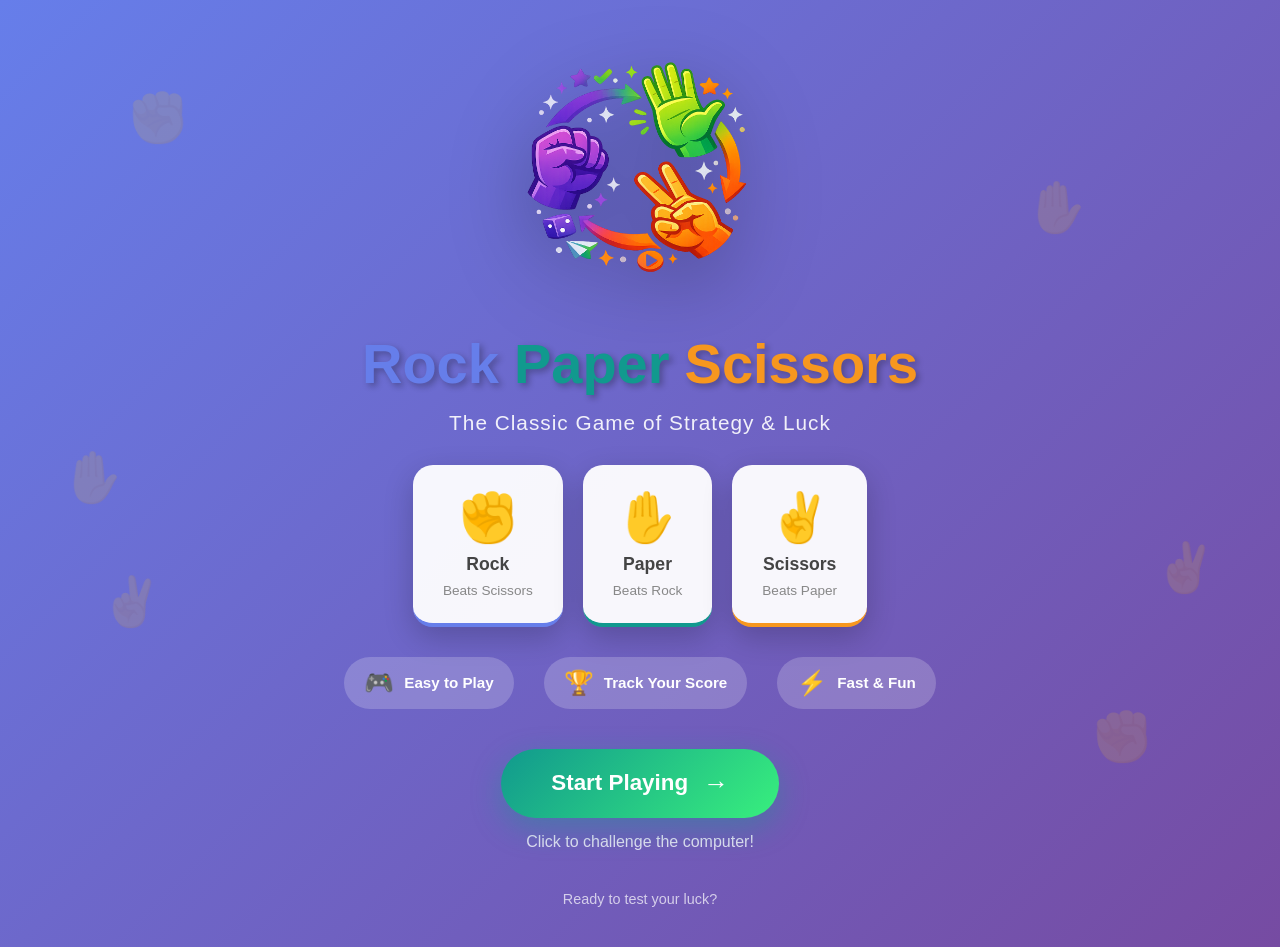
<file: HTML-FILE/start.html>
<!DOCTYPE html>
<html lang="en">
<head>
    <meta charset="UTF-8">
    <meta name="viewport" content="width=device-width, initial-scale=1.0">
    <title>Rock Paper Scissors - Start Game</title>
    <link rel="stylesheet" href="../CSS_FILE/start-style.css">
</head>
<body>
    <div class="start-container">
        
        <!-- Animated Background Elements -->
        <div class="bg-shapes">
            <div class="shape shape-1">✊</div>
            <div class="shape shape-2">✋</div>
            <div class="shape shape-3">✌️</div>
            <div class="shape shape-4">✊</div>
            <div class="shape shape-5">✋</div>
            <div class="shape shape-6">✌️</div>
        </div>

        <!-- Main Content -->
        <div class="content-wrapper">

            <!-- Hero Image -->
            <div class="hero-section">
                <img src="../IMG/hero-image.png" alt="Rock Paper Scissors" class="hero-image">
            </div>

            <!-- Title Section -->
            <div class="title-section">
                <h1 class="main-title">
                    <span class="title-rock">Rock</span>
                    <span class="title-paper">Paper</span>
                    <span class="title-scissors">Scissors</span>
                </h1>
                <p class="tagline">The Classic Game of Strategy & Luck</p>
            </div>

            <!-- Game Preview -->
            <div class="preview-section">
                <div class="preview-cards">
                    <div class="preview-card rock-card">
                        <span class="card-icon">✊</span>
                        <span class="card-name">Rock</span>
                        <span class="card-beats">Beats Scissors</span>
                    </div>
                    <div class="preview-card paper-card">
                        <span class="card-icon">✋</span>
                        <span class="card-name">Paper</span>
                        <span class="card-beats">Beats Rock</span>
                    </div>
                    <div class="preview-card scissors-card">
                        <span class="card-icon">✌️</span>
                        <span class="card-name">Scissors</span>
                        <span class="card-beats">Beats Paper</span>
                    </div>
                </div>
            </div>

            <!-- Features -->
            <div class="features-section">
                <div class="feature-item">
                    <span class="feature-icon">🎮</span>
                    <span class="feature-text">Easy to Play</span>
                </div>
                <div class="feature-item">
                    <span class="feature-icon">🏆</span>
                    <span class="feature-text">Track Your Score</span>
                </div>
                <div class="feature-item">
                    <span class="feature-icon">⚡</span>
                    <span class="feature-text">Fast & Fun</span>
                </div>
            </div>

            <div class="cta-section">
                <a href="index.html" class="start-btn">
                    <span class="btn-glow"></span>
                    <span class="btn-text">Start Playing</span>
                    <span class="btn-arrow">→</span>
                </a>
                <p class="cta-hint">Click to challenge the computer!</p>
            </div>
        </div>

        <footer class="start-footer">
            <p>Ready to test your luck?</p>
        </footer>
    </div>
</body>
</html>
</file>
<file: CSS_FILE/start-style.css>
* {
    margin: 0;
    padding: 0;
    box-sizing: border-box;
}

body {
    font-family: 'Poppins', sans-serif;
    background: linear-gradient(135deg, #667eea 0%, #764ba2 100%);
    min-height: 100vh;
    overflow-x: hidden;
}

/* Start Container */
.start-container {
    min-height: 100vh;
    display: flex;
    flex-direction: column;
    position: relative;
    padding: 20px;
}

/* Animated Background Shapes */
.bg-shapes {
    position: fixed;
    top: 0;
    left: 0;
    width: 100%;
    height: 100%;
    pointer-events: none;
    overflow: hidden;
    z-index: 0;
}

.shape {
    position: absolute;
    font-size: 3rem;
    opacity: 0.15;
    animation: float 8s ease-in-out infinite;
}

.shape-1 { top: 10%; left: 10%; animation-delay: 0s; }
.shape-2 { top: 20%; right: 15%; animation-delay: 1s; }
.shape-3 { bottom: 30%; left: 8%; animation-delay: 2s; }
.shape-4 { bottom: 15%; right: 10%; animation-delay: 3s; }
.shape-5 { top: 50%; left: 5%; animation-delay: 4s; }
.shape-6 { top: 60%; right: 5%; animation-delay: 5s; }

@keyframes float {
    0%, 100% {
        transform: translateY(0) rotate(0deg);
    }
    50% {
        transform: translateY(-30px) rotate(10deg);
    }
}

/* Content Wrapper */
.content-wrapper {
    position: relative;
    z-index: 1;
    max-width: 900px;
    margin: 0 auto;
    width: 100%;
    display: flex;
    flex-direction: column;
    align-items: center;
    padding: 20px 0;
}

/* Hero Section */
.hero-section {
    margin-bottom: 20px;
    animation: fadeInDown 0.8s ease-out;
}

.hero-image {
    max-width: 400px;
    width: 100%;
    height: auto;
    filter: drop-shadow(0 20px 40px rgba(0, 0, 0, 0.3));
    animation: heroFloat 4s ease-in-out infinite;
}

@keyframes heroFloat {
    0%, 100% {
        transform: translateY(0);
    }
    50% {
        transform: translateY(-15px);
    }
}

@keyframes fadeInDown {
    from {
        opacity: 0;
        transform: translateY(-30px);
    }
    to {
        opacity: 1;
        transform: translateY(0);
    }
}

/* Title Section */
.title-section {
    text-align: center;
    margin-bottom: 30px;
    animation: fadeInUp 0.8s ease-out 0.2s both;
}

.main-title {
    font-size: 3.5rem;
    font-weight: 800;
    margin-bottom: 15px;
    display: flex;
    flex-wrap: wrap;
    justify-content: center;
    gap: 15px;
}

.main-title span {
    display: inline-block;
    text-shadow: 3px 3px 6px rgba(11, 11, 14, 0.3);
}

.title-rock {
    color: #667eea;
    animation: titleBounce 2s ease-in-out infinite;
}

.title-paper {
    color: #11998e;
    animation: titleBounce 2s ease-in-out infinite 0.3s;
}

.title-scissors {
    color: #f7971e;
    animation: titleBounce 2s ease-in-out infinite 0.6s;
}

@keyframes titleBounce {
    0%, 100% {
        transform: translateY(0);
    }
    50% {
        transform: translateY(-10px);
    }
}

.tagline {
    font-size: 1.3rem;
    color: rgba(255, 255, 255, 0.9);
    font-weight: 400;
    letter-spacing: 1px;
}

@keyframes fadeInUp {
    from {
        opacity: 0;
        transform: translateY(30px);
    }
    to {
        opacity: 1;
        transform: translateY(0);
    }
}

/* Preview Section */
.preview-section {
    margin-bottom: 30px;
    animation: fadeInUp 0.8s ease-out 0.4s both;
}

.preview-cards {
    display: flex;
    gap: 20px;
    flex-wrap: wrap;
    justify-content: center;
}

.preview-card {
    background: rgba(255, 255, 255, 0.95);
    border-radius: 20px;
    padding: 25px 30px;
    display: flex;
    flex-direction: column;
    align-items: center;
    gap: 8px;
    box-shadow: 0 10px 30px rgba(0, 0, 0, 0.2);
    transition: all 0.3s ease;
    min-width: 120px;
}

.preview-card:hover {
    transform: translateY(-10px) scale(1.05);
    box-shadow: 0 20px 40px rgba(0, 0, 0, 0.3);
}

.rock-card {
    border-bottom: 4px solid #667eea;
}

.paper-card {
    border-bottom: 4px solid #11998e;
}

.scissors-card {
    border-bottom: 4px solid #f7971e;
}

.card-icon {
    font-size: 3rem;
}

.card-name {
    font-size: 1.1rem;
    font-weight: 700;
    color: #444;
}

.card-beats {
    font-size: 0.85rem;
    color: #888;
    font-weight: 500;
}

/* Features Section */
.features-section {
    display: flex;
    gap: 30px;
    flex-wrap: wrap;
    justify-content: center;
    margin-bottom: 40px;
    animation: fadeInUp 0.8s ease-out 0.6s both;
}

.feature-item {
    display: flex;
    align-items: center;
    gap: 10px;
    background: rgba(255, 255, 255, 0.2);
    padding: 12px 20px;
    border-radius: 30px;
    backdrop-filter: blur(10px);
    transition: all 0.3s ease;
}

.feature-item:hover {
    background: rgba(255, 255, 255, 0.3);
    transform: scale(1.05);
}

.feature-icon {
    font-size: 1.5rem;
}

.feature-text {
    color: white;
    font-weight: 600;
    font-size: 0.95rem;
}

.cta-section {
    display: flex;
    flex-direction: column;
    align-items: center;
    gap: 15px;
    animation: fadeInUp 0.8s ease-out 0.8s both;
}

.start-btn {
    position: relative;
    display: inline-flex;
    align-items: center;
    gap: 15px;
    padding: 20px 50px;
    background: linear-gradient(135deg, #11998e 0%, #38ef7d 100%);
    border-radius: 50px;
    text-decoration: none;
    color: white;
    font-size: 1.4rem;
    font-weight: 700;
    box-shadow: 0 10px 30px rgba(17, 153, 142, 0.4);
    transition: all 0.3s ease;
    overflow: hidden;
}

.start-btn:hover {
    transform: translateY(-5px) scale(1.02);
    box-shadow: 0 20px 40px rgba(17, 153, 142, 0.5);
}

.start-btn:active {
    transform: translateY(-2px);
}

.btn-glow {
    position: absolute;
    top: 0;
    left: -100%;
    width: 100%;
    height: 100%;
    background: linear-gradient(
        90deg,
        transparent,
        rgba(255, 255, 255, 0.3),
        transparent
    );
    animation: btnGlow 2s infinite;
}

@keyframes btnGlow {
    0% {
        left: -100%;
    }
    100% {
        left: 100%;
    }
}

.btn-text {
    position: relative;
    z-index: 1;
}

.btn-arrow {
    position: relative;
    z-index: 1;
    font-size: 1.6rem;
    transition: transform 0.3s ease;
}

.start-btn:hover .btn-arrow {
    transform: translateX(5px);
}

.cta-hint {
    color: rgba(255, 255, 255, 0.8);
    font-size: 1rem;
    font-weight: 500;
}

/* Footer */
.start-footer {
    margin-top: auto;
    text-align: center;
    padding: 20px;
    animation: fadeIn 1s ease-out 1s both;
}

.start-footer p {
    color: rgba(255, 255, 255, 0.7);
    font-size: 0.9rem;
}

@keyframes fadeIn {
    from {
        opacity: 0;
    }
    to {
        opacity: 1;
    }
}

@media (max-width: 768px) {
    .hero-image {
        max-width: 280px;
    }

    .main-title {
        font-size: 2.2rem;
        gap: 10px;
    }

    .tagline {
        font-size: 1rem;
    }

    .preview-cards {
        gap: 15px;
    }

    .preview-card {
        padding: 20px 25px;
        min-width: 100px;
    }

    .card-icon {
        font-size: 2.5rem;
    }

    .features-section {
        gap: 15px;
    }

    .feature-item {
        padding: 10px 15px;
    }

    .feature-text {
        font-size: 0.85rem;
    }

    .start-btn {
        padding: 18px 40px;
        font-size: 1.2rem;
    }

    .shape {
        font-size: 2rem;
    }
}

@media (max-width: 480px) {
    .start-container {
        padding: 15px;
    }

    .hero-image {
        max-width: 220px;
    }

    .main-title {
        font-size: 1.8rem;
        flex-direction: column;
        gap: 5px;
    }

    .tagline {
        font-size: 0.9rem;
    }

    .preview-cards {
        flex-direction: column;
        align-items: center;
    }

    .preview-card {
        width: 100%;
        max-width: 200px;
        flex-direction: row;
        justify-content: space-between;
        padding: 15px 20px;
    }

    .card-icon {
        font-size: 2rem;
    }

    .card-name {
        font-size: 1rem;
    }

    .card-beats {
        font-size: 0.8rem;
    }

    .features-section {
        flex-direction: column;
        align-items: center;
    }

    .feature-item {
        width: 100%;
        max-width: 200px;
        justify-content: center;
    }

    .start-btn {
        padding: 16px 35px;
        font-size: 1.1rem;
    }

    .cta-hint {
        font-size: 0.85rem;
    }
}
</file>
